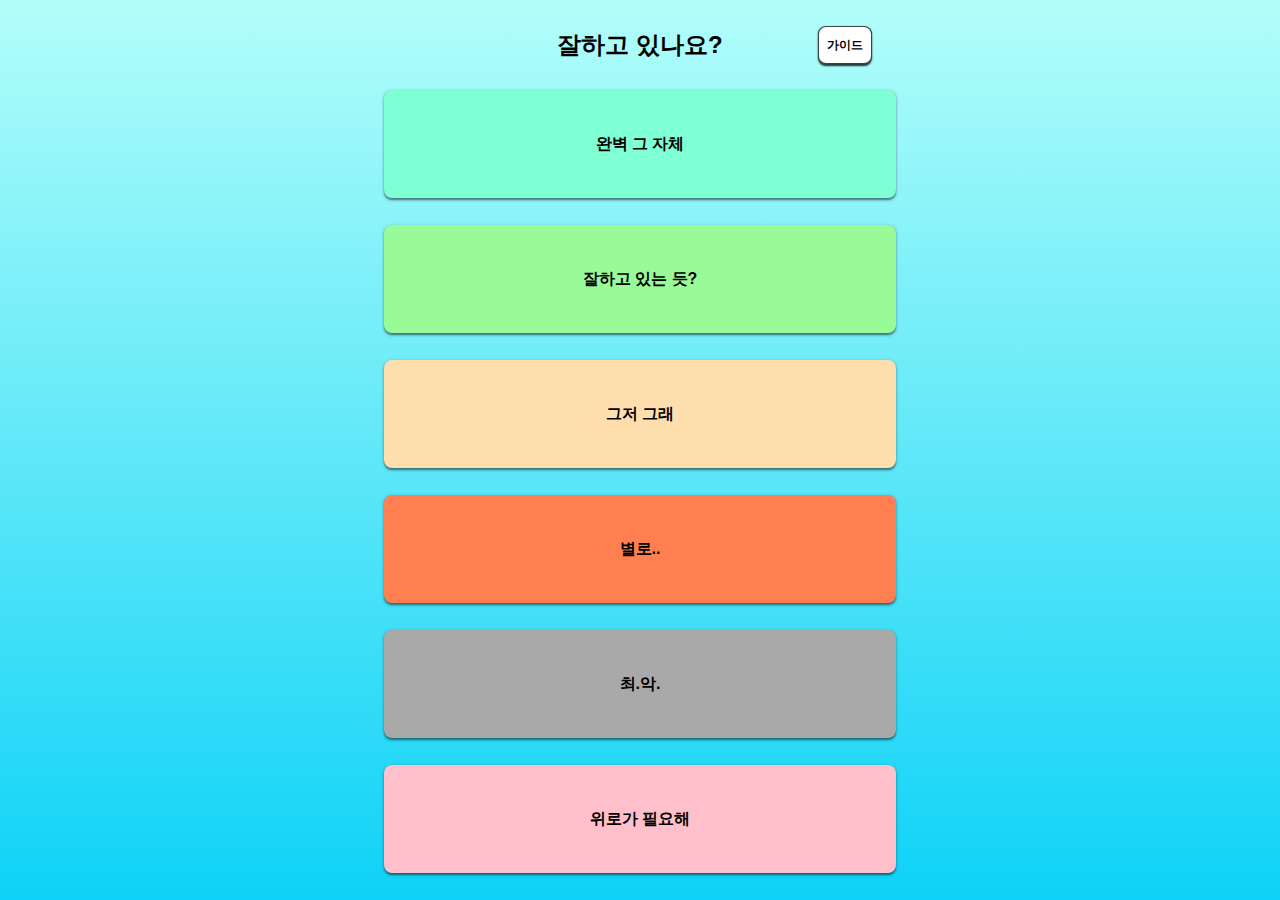
<file: index.html>
<html lang="ko">
  <head>
    <meta charset="UTF-8" />
    <meta name="viewport" content="width=device-width, initial-scale=1.0" />
    <link rel="stylesheet" href="index.css">
    <title>팩폭문학가</title>
  </head>
  <body>
    <div class="titleContainer">
      <h1>잘하고 있나요?</h1>
      <div><a href="guide.html"><button>가이드</button></a></div>
    </div>
    <form action="sick_burn.html" method="GET" class="stateContainer">
      <input class="HIDE" type="text" name="state" value="perfect">
      <h1>완벽 그 자체</h1>
    </form>
    <div style="height: 3%;"></div>
    <form action="sick_burn.html" method="GET" class="stateContainer">
      <input class="HIDE" type="text" name="state" value="good">
      <h1>잘하고 있는 듯?</h1>
    </form>
    <div style="height: 3%;"></div>
    <form action="sick_burn.html" method="GET" class="stateContainer">
      <input class="HIDE" type="text" name="state" value="soso">
      <h1>그저 그래</h1>
    </form>
    <div style="height: 3%;"></div>
    <form action="sick_burn.html" method="GET" class="stateContainer">
      <input class="HIDE" type="text" name="state" value="bad">
      <h1>별로..</h1>
    </form>
    <div style="height: 3%;"></div>
    <form action="sick_burn.html" method="GET" class="stateContainer">
      <input class="HIDE" type="text" name="state" value="worst">
      <h1>최.악.</h1>
    </form>
    <div style="height: 3%;"></div>
    <form action="sick_burn.html" method="GET" class="stateContainer">
      <input class="HIDE" type="text" name="state" value="consolation">
      <h1>위로가 필요해</h1>
    </form>
    <script src="index.js"></script>
  </body>
</html>
</file>
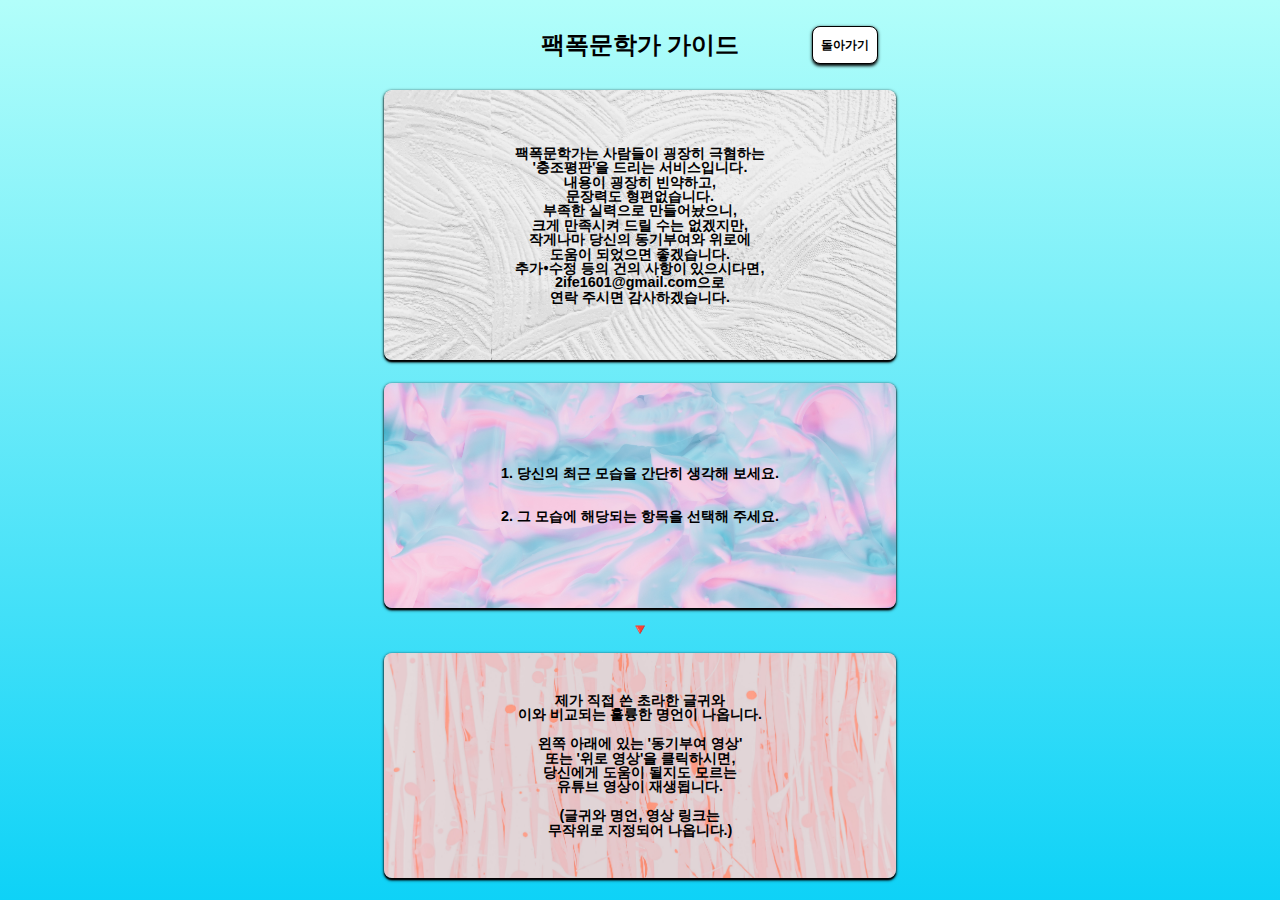
<file: guide.html>
<html lang="ko">
<head>
    <meta charset="UTF-8">
    <meta name="viewport" content="width=device-width, initial-scale=1.0">
    <link rel="stylesheet" href="guide.css">
    <title>팩폭문학가 가이드</title>
</head>
<body>
    <div class="titleContainer">
        <h1>팩폭문학가 가이드</h1>
        <div><a href="index.html"><button>돌아가기</button></a></div>
    </div>
    <div class="explanationContainer">
        <p>팩폭문학가는 사람들이 굉장히 극혐하는<br>'충조평판'을 드리는
            서비스입니다.<br>내용이 굉장히 빈약하고,<br>문장력도 형편없습니다.<br>
            부족한 실력으로 만들어놨으니,<br>크게 만족시켜 드릴 수는
            없겠지만,<br>
            작게나마 당신의 동기부여와 위로에<br>도움이 되었으면
            좋겠습니다.<br>
            추가•수정 등의 건의 사항이 있으시다면,<br>
            2ife1601@gmail.com으로<br>연락 주시면 감사하겠습니다.</p>
    </div>
    <div style='height: 2.5%;'></div>
    <div class="stepContainer firstStep">
        <p>1. 당신의 최근 모습을 간단히 생각해 보세요.<br><br>
            <br>2. 그 모습에 해당되는 항목을 선택해 주세요.</p>
    </div>
    <div class="arrowContainer"><span class="arrowContainer__arrow">🔻</span> </div> 
    <div class="stepContainer secondStep">
        <p>제가 직접 쓴 초라한 글귀와<br>
              이와 비교되는 훌륭한 명언이 나옵니다.<br>
              <br>왼쪽 아래에 있는 '동기부여 영상'<br>또는 '위로 영상'을
              클릭하시면,<br>당신에게 도움이 될지도 모르는<br>유튜브 영상이
              재생됩니다.<br>
              <br>(글귀와 명언, 영상 링크는<br>무작위로 지정되어 나옵니다.)</p>
    </div>
</body>
</html>
</file>
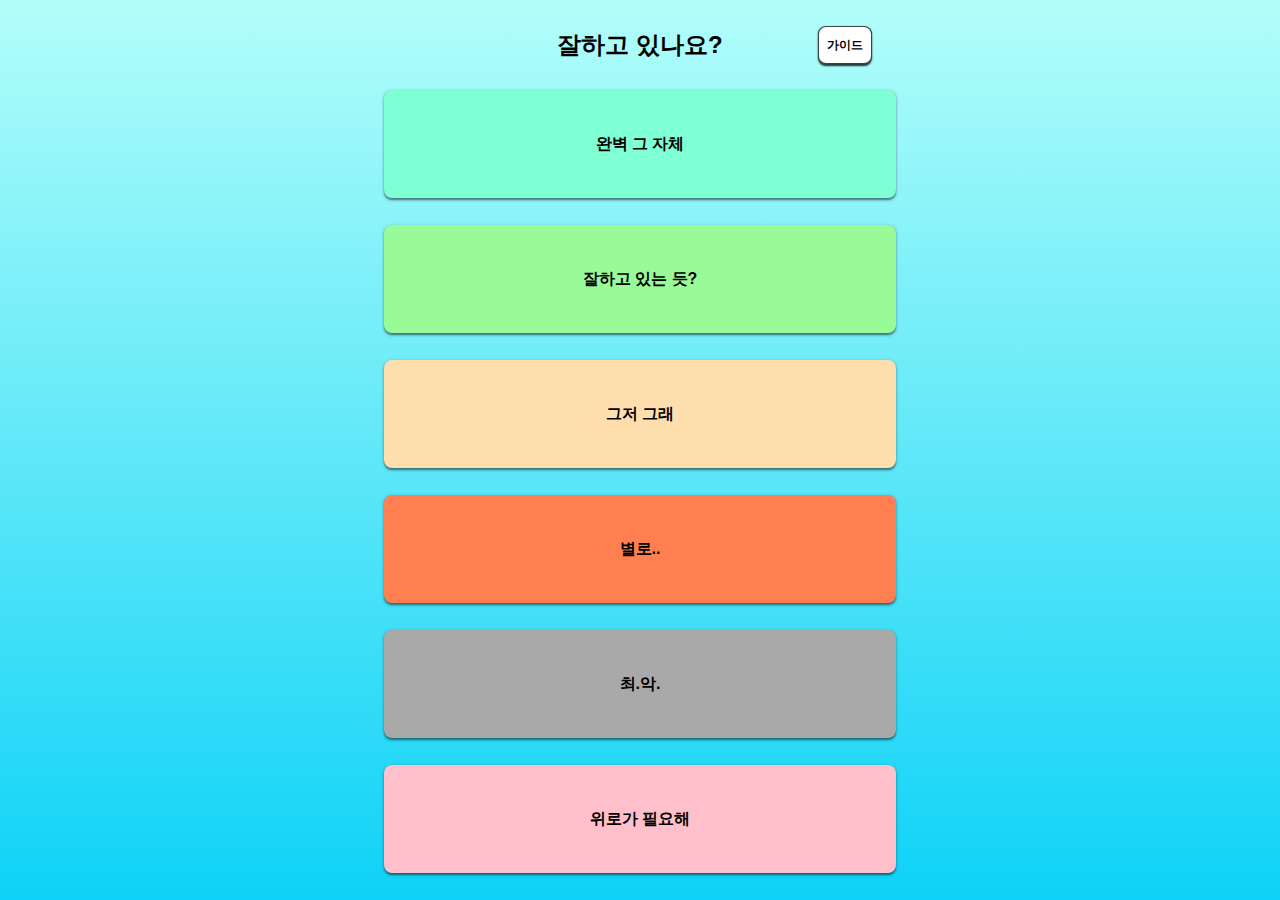
<file: sick_burn.html>
<html lang="ko">
<head>
    <meta charset="UTF-8">
    <meta name="viewport" content="width=device-width, initial-scale=1.0">
    <link rel="stylesheet" href="sick_burn.css">
    <title>동기부여 | 팩폭문학가</title>
</head>
<body>
    <div class="titleContainer">
        <h1 id='stateTitle'></h1>
    </div>
    <div class="imageContainer"></div>
    <div style="height: 2.5%;"></div>
    <div class="explanationContainer">
        <p id="explanation"></p>
    </div>
    <div style="height: 2.5%;"></div>
    <div class="sayingContainer">
        <p id="sayingLine"></p>
        <br>
        <span id="sayingPerson"></span>
    </div>
    <div class="linkContainer">
        <a href="index.html"><button>돌아가기</button></a>
    </div>
    <script src="Data.js"></script>
<script src="sick_burn.js"></script></body>
</html>
</file>
<file: index.css>
@import "reset.css";

body {
  display: flex;
  flex-direction: column;
  justify-content: center;
  align-items: center;
  font-family: -apple-system, BlinkMacSystemFont, "Segoe UI", Roboto, Oxygen,
    Ubuntu, Cantarell, "Open Sans", "Helvetica Neue", sans-serif;
  background: linear-gradient(#b2fefa, #0ed2f7);
}

.titleContainer {
  width: 100%;
  height: 10%;
  display: flex;
  justify-content: flex-end;
  align-items: center;
}

.titleContainer h1 {
  width: 60%;
  font-size: 1.5rem;
  font-weight: 700;
  text-align: center;
}

.titleContainer div {
  width: 20%;
  display: flex;
  justify-content: center;
  align-items: center;
}

.titleContainer a {
  display: flex;
  justify-content: center;
  align-items: center;
}

.titleContainer button {
    padding: 0.75rem 0.5rem;
    border: 0.1rem solid rgba(0, 0, 0, 0.75);
    border-radius: 0.5rem;
    box-shadow: 0 0.1rem 0.1rem rgba(0, 0, 0, 0.5), 0 0.1rem 0.1rem rgba(0, 0, 0, 0.5);
    font-size: 0.75rem;
    font-weight: 600;
    cursor: pointer;
    background-color: white;
}

.stateContainer {
  width: 90%;
  height: 12%;
  display: flex;
  justify-content: center;
  align-items: center;
  border-radius: 0.5rem;
  cursor: pointer;
  box-shadow: 0 0.1rem 0.2rem rgb(0, 0, 0,0.3), 0 0.1rem 0.1rem rgb(0, 0, 0,0.3);
  font-size: 1rem;
  font-weight: 600;
}

.HIDE {
  display: none;
}

@media (min-width: 750px) {
  .titleContainer {
    width: 40%;
  }
  .stateContainer {
    width: 40%;
  }
}
</file>
<file: guide.css>
@import "reset.css";

body {
  display: flex;
  flex-direction: column;
  justify-content: center;
  align-items: center;
  font-family: -apple-system, BlinkMacSystemFont, "Segoe UI", Roboto, Oxygen,
    Ubuntu, Cantarell, "Open Sans", "Helvetica Neue", sans-serif;
  background: linear-gradient(#b2fefa, #0ed2f7);
}

.titleContainer {
  width: 100%;
  height: 10%;
  display: flex;
  flex-direction: row;
  justify-content: flex-end;
  align-items: center;
}

.titleContainer h1 {
  width: 60%;
  font-size: 1.5rem;
  font-weight: 600;
  text-align: center;
}

.titleContainer div {
  width: 20%;
  display: flex;
  justify-content: center;
  align-items: center;
}

.titleContainer a {
  display: flex;
  justify-content: center;
  align-items: center;
}

.titleContainer button {
  padding: 0.75rem 0.5rem;
  border: 0.1rem black solid;
  border-radius: 0.5rem;
  box-shadow: 0 0.1rem 0.2rem rgba(0, 0, 0, 1), 0 0.4rem 0.4rem rgba(0, 0, 0, 0);
  cursor: pointer;
  font-size: 0.75rem;
  font-weight: 600;
  background-color: white;
}

.explanationContainer {
  width: 90%;
  height: 30%;
  display: flex;
  justify-content: center;
  align-items: center;
  border-radius: 0.5rem;
  box-shadow: 0 0.1rem 0.2rem rgb(0, 0, 0), 0 0.1rem 0.1rem rgb(0, 0, 0);
  background: no-repeat center/100% url("paper_texture1.jpg");
}

.explanationContainer p {
  width: 90%;
  font-size: 0.9rem;
  font-weight: 600;
  text-align: center;
}

.stepContainer {
  width: 90%;
  height: 25%;
  display: flex;
  justify-content: center;
  align-items: center;
  border-radius: 0.5rem;
  box-shadow: 0 0.1rem 0.2rem rgb(0, 0, 0), 0 0.1rem 0.1rem rgb(0, 0, 0);
}

.stepContainer p {
  width: 90%;
  font-size: 0.9rem;
  font-weight: 600;
  text-align: center;
}

.firstStep {
  background: no-repeat center/100% url("paper_texture2.jpg");
}

.secondStep {
  background: no-repeat center/100% url("paper_texture3.jpg");
}

.arrowContainer {
  height: 5%;
  display: flex;
  justify-content: center;
  align-items: center;
}

@media (min-width: 750px) {
  .titleContainer {
    width: 40%;
  }
  .explanationContainer {
    width: 40%;
  }
  .stepContainer {
    width: 40%;
  }
}
</file>
<file: sick_burn.css>
@import "reset.css";

body {
  display: flex;
  flex-direction: column;
  justify-content: center;
  align-items: center;
  font-family: -apple-system, BlinkMacSystemFont, "Segoe UI", Roboto, Oxygen,
    Ubuntu, Cantarell, "Open Sans", "Helvetica Neue", sans-serif;
  background: linear-gradient(#b2fefa, #0ed2f7);
  line-height: 1.1;
}

.titleContainer {
  width: 100%;
  height: 10%;
  display: flex;
  justify-content: center;
  align-items: center;
}

.titleContainer h1 {
  font-size: 1.25rem;
  font-weight: 700;
  text-align: center;
}

.imageContainer {
  width: 90%;
  height: 25%;
}

.imageContainer img {
  width: 100%;
  height: 100%;
}

.explanationContainer {
  width: 90%;
  height: 30%;
  display: flex;
  justify-content: center;
  align-items: center;
  text-align: center;
  border-radius: 0.5rem;
  box-shadow: 0 0.1rem 0.2rem rgba(0, 0, 0, 0.5), 0 0.4rem 0.4rem rgba(0, 0, 0, 0.5);
  background-color: white;
  font-size: 0.75rem;
  font-weight: 600;
}

.sayingContainer {
  width: 90%;
  height: 20%;
  display: flex;
  flex-direction: column;
  justify-content: center;
  align-items: center;
  text-align: center;
  border-radius: 0.5rem;
  box-shadow: 0 0.1rem 0.2rem rgba(0, 0, 0, 1), 0 0.4rem 0.4rem rgba(0, 0, 0, 0);
  background-color: white;
}

.sayingContainer p {
  font-size: 0.75rem;
  font-weight: 600;
}

.sayingContainer span {
  font-size: 0.7rem;
  font-weight: 600;
}

.linkContainer {
  width: 90%;
  height: 10%;
  display: flex;
  justify-content: space-between;
  align-items: center;
  text-align: center;
}

.linkContainer a {
  cursor: pointer;
  color: rgb(255, 0, 149);
  font-size: 1rem;
  font-weight: 700;
}

.linkContainer button {
  padding: 0.75rem 0.5rem;
  border: 0.1rem black solid;
  border-radius: 0.5rem;
  box-shadow: 0 0.1rem 0.2rem rgba(0, 0, 0, 1), 0 0.4rem 0.4rem rgba(0, 0, 0, 0);
  font-size: 0.75rem;
  font-weight: 600;
  cursor: pointer;
  background-color: white;
}

@media (min-width: 750px) {
  .imageContainer {
    width: 40%;
    height: 25%;
  }
  .explanationContainer {
    width: 40%;
    height: 30%;
  }
  .sayingContainer {
    width: 40%;
    height: 20%;
  }
  .linkContainer {
    width: 40%;
  }
}
</file>
